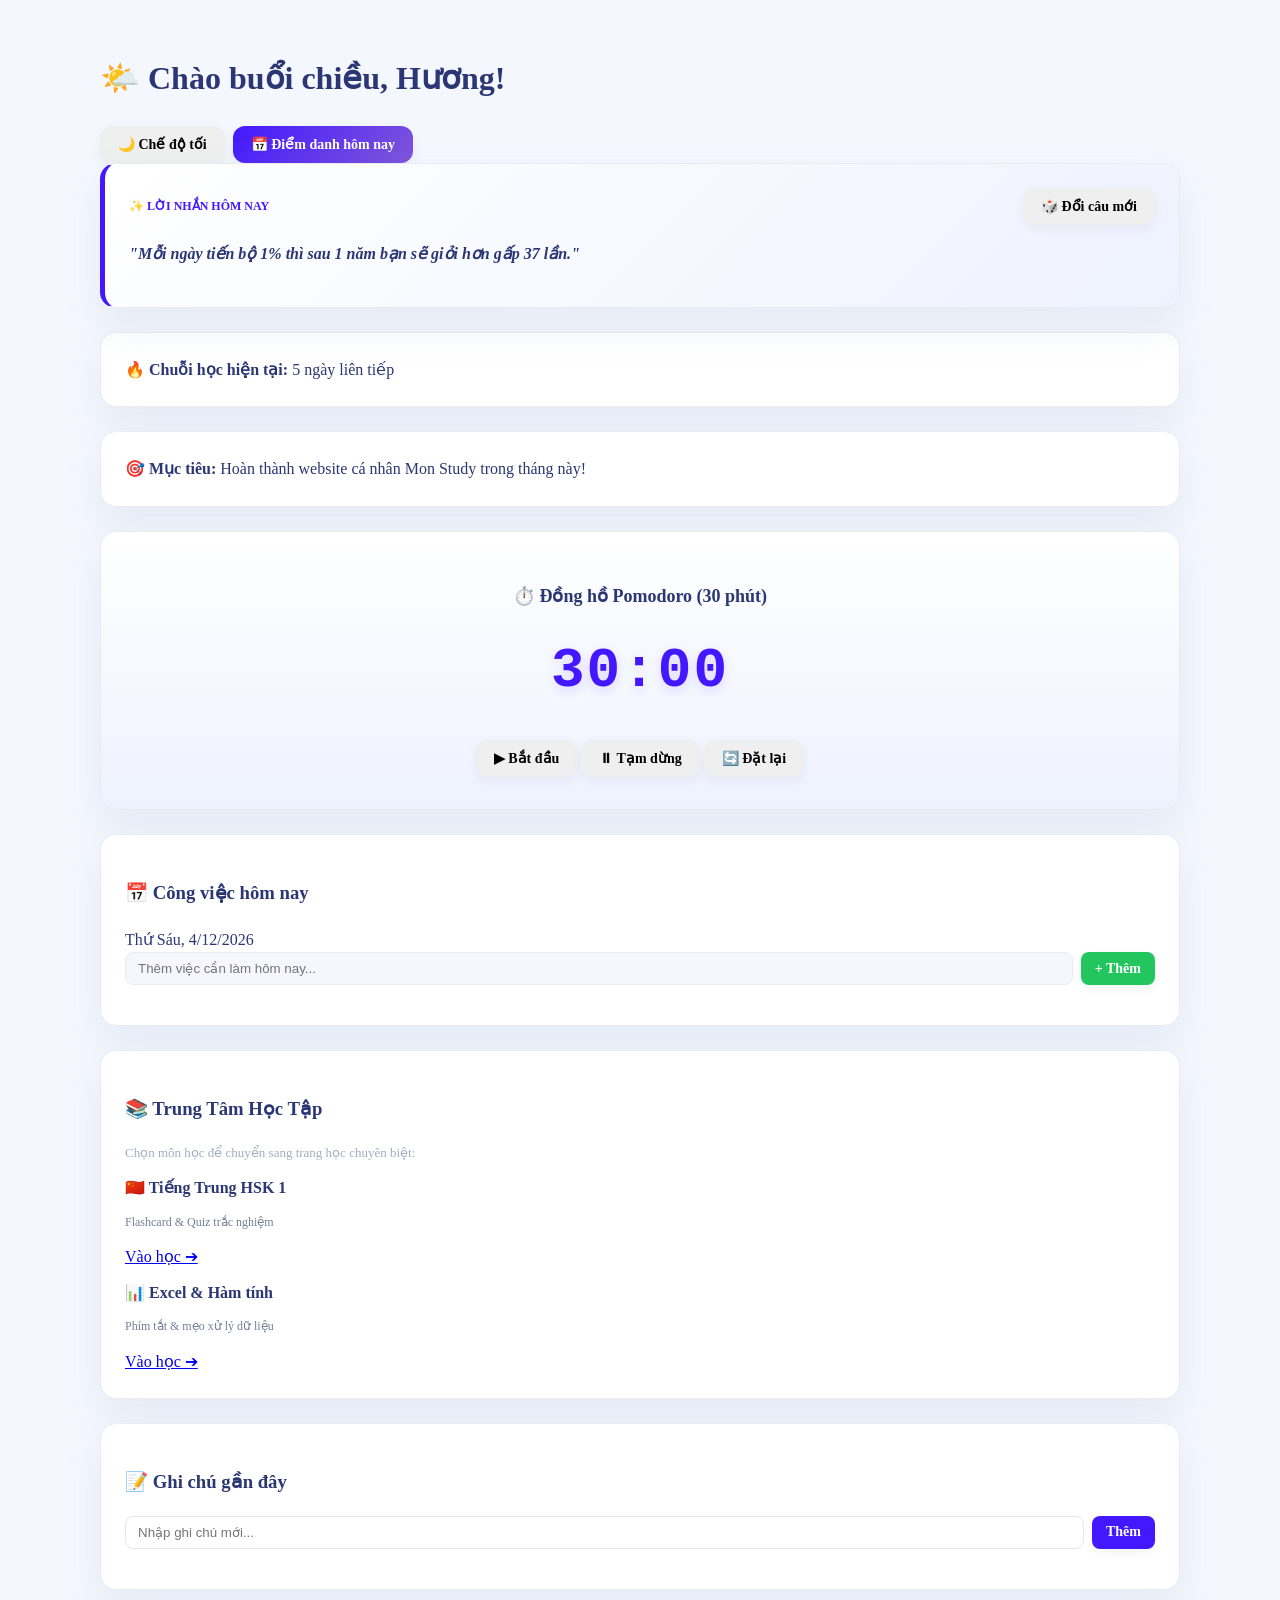
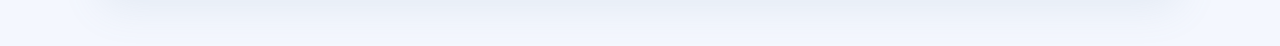
<file: index.html>
<!DOCTYPE html>
<html lang="vi">
<head>
  <meta charset="UTF-8">
  <meta name="viewport" content="width=device-width, initial-scale=1.0">
  <title>MON STUDY</title>
  <link rel="stylesheet" href="style.css">
</head>
<body>

  <div class="container">
    <!-- 1. Đầu trang -->
    <div class="header">
      <h1 id="greeting">☀️ Chào buổi sáng, Hương!</h1>
      <div style="display: flex; gap: 8px;">
        <button id="themeToggleBtn" class="theme-btn">🌙 Chế độ tối</button>
        <button class="checkin-btn">📅 Điểm danh hôm nay</button>
      </div>
    </div>
<!-- 1.5 Trích dẫn truyền cảm hứng -->
    <div class="card quote-card">
      <div style="display: flex; justify-content: space-between; align-items: center; margin-bottom: 6px;">
        <span style="font-size: 12px; font-weight: bold; color: #4318ff; text-transform: uppercase;">✨ Lời nhắn hôm nay</span>
        <button id="newQuoteBtn" class="quote-btn">🎲 Đổi câu mới</button>
      </div>
      <p id="quoteText" class="quote-text">"Hành trình vạn dặm bắt đầu từ một bước chân."</p>
    </div>
    <!-- 2. Chuỗi học -->
    <div class="card streak-card">
      🔥 <strong>Chuỗi học hiện tại:</strong> 5 ngày liên tiếp
    </div>

    <!-- 3. Mục tiêu -->
    <div class="card target-card">
      🎯 <strong>Mục tiêu:</strong> Hoàn thành website cá nhân Mon Study trong tháng này!
    </div>

    <!-- 3.5 Đồng hồ Pomodoro -->
    <div class="card pomodoro-card">
      <h3>⏱️ Đồng hồ Pomodoro (30 phút)</h3>
      <div class="timer-display" id="timer">30:00</div>
      <div class="timer-controls">
        <button id="startTimerBtn" class="pomo-btn start">▶ Bắt đầu</button>
        <button id="pauseTimerBtn" class="pomo-btn pause">⏸ Tạm dừng</button>
        <button id="resetTimerBtn" class="pomo-btn reset">🔄 Đặt lại</button>
      </div>
    </div>
<!-- 3.6 Lịch & Công việc trong ngày -->
    <div class="card planner-card">
      <div class="planner-header">
        <h3>📅 Công việc hôm nay</h3>
        <span id="currentDate" class="date-badge">Đang tải ngày...</span>
      </div>
      
      <div style="display: flex; gap: 8px; margin-bottom: 12px;">
        <input type="text" id="taskInput" placeholder="Thêm việc cần làm hôm nay..." style="flex: 1; padding: 8px 12px; border: 1px solid var(--border-color); border-radius: 8px; outline: none; background: var(--bg-color); color: var(--text-color);">
        <button id="addTaskBtn" style="background: #22c55e; color: white; border: none; padding: 8px 14px; border-radius: 8px; font-weight: 600; cursor: pointer;">+ Thêm</button>
      </div>

      <ul class="task-list" id="taskList"></ul>
    </div>
   <!-- 4. Danh Sách Môn Học -->
    <div class="card">
      <h3>📚 Trung Tâm Học Tập</h3>
      <p style="font-size: 13px; color: #a0aec0; margin-bottom: 12px;">Chọn môn học để chuyển sang trang học chuyên biệt:</p>
      
      <div class="subject-hub-list">
        <!-- Môn Tiếng Trung -->
        <div class="hub-item">
          <div>
            <strong>🇨🇳 Tiếng Trung HSK 1</strong>
            <p style="font-size: 12px; color: #718096;">Flashcard & Quiz trắc nghiệm</p>
          </div>
          <a href="tiengtrung.html" class="hub-link-btn">Vào học ➔</a>
        </div>

        <!-- Môn Excel -->
        <div class="hub-item" style="margin-top: 10px;">
          <div>
            <strong>📊 Excel & Hàm tính</strong>
            <p style="font-size: 12px; color: #718096;">Phím tắt & mẹo xử lý dữ liệu</p>
          </div>
          <a href="excel.html" class="hub-link-btn">Vào học ➔</a>
        </div>
      </div>
    </div>
    <!-- 5. Ghi chú -->
    <div class="card">
      <h3>📝 Ghi chú gần đây</h3>
      
      <div style="display: flex; gap: 8px; margin-bottom: 15px;">
        <input type="text" id="noteInput" placeholder="Nhập ghi chú mới..." style="flex: 1; padding: 8px 12px; border: 1px solid #e2e8f0; border-radius: 8px; outline: none;">
        <button id="addNoteBtn" style="background: #4318ff; color: white; border: none; padding: 8px 14px; border-radius: 8px; font-weight: 600; cursor: pointer;">Thêm</button>
      </div>

      <ul class="notes-list" id="notesList"></ul>
    </div>

  </div>

  <script src="script.js"></script>
</body>
</html>
</file>
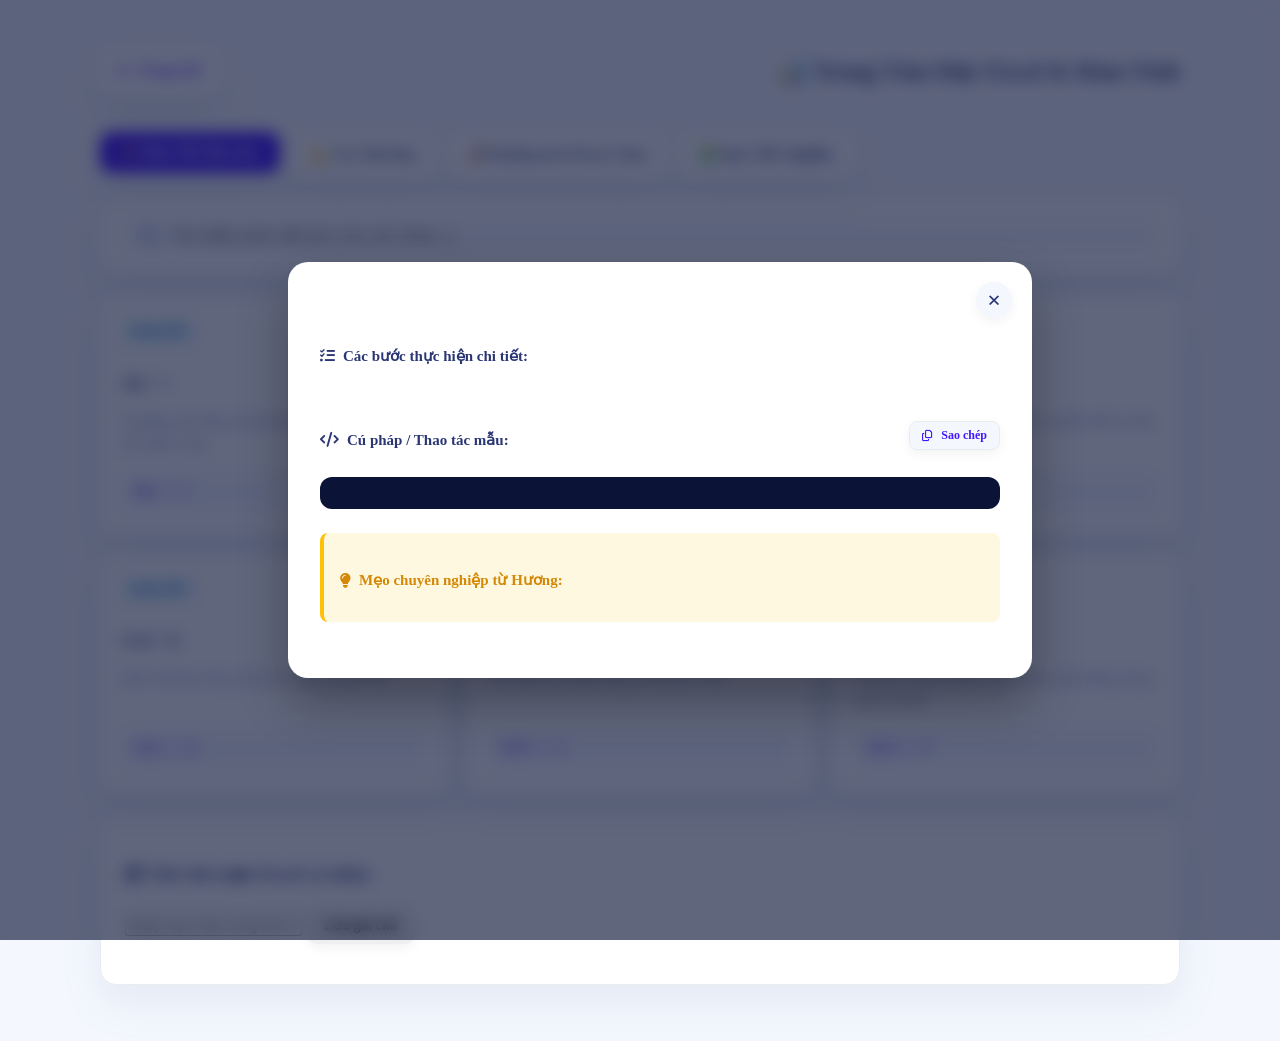
<file: excel.html>
<!DOCTYPE html>
<html lang="vi">
<head>
  <meta charset="UTF-8">
  <meta name="viewport" content="width=device-width, initial-scale=1.0">
  <title>Học Excel & Hàm Tính</title>
  <link rel="stylesheet" href="style.css">
  <link rel="stylesheet" href="https://cdnjs.cloudflare.com/ajax/libs/font-awesome/6.4.0/css/all.min.css">
</head>
<body>

  <div class="container" id="excelPage">
    <!-- Header Điều Hướng -->
    <header class="header-nav">
      <a href="index.html" class="btn-back"><i class="fa-solid fa-arrow-left"></i> Trang chủ</a>
      <h2>📊 Trung Tâm Học Excel & Hàm Tính</h2>
    </header>

    <!-- Thanh Chuyển Tab Chức Năng -->
    <div class="excel-tabs">
      <button class="excel-tab-btn active" onclick="switchExcelTab(event, 'shortcuts')">⚡ Phím Tắt Mẹo Hay</button>
      <button class="excel-tab-btn" onclick="switchExcelTab(event, 'formulas')">📐 Tra Cứu Hàm</button>
      <button class="excel-tab-btn" onclick="switchExcelTab(event, 'advanced')">🚀 Dashboard & Power Tools</button>
      <button class="excel-tab-btn" onclick="switchExcelTab(event, 'quiz')">🧩 Quiz Trắc Nghiệm</button>
    </div>

    <!-- TAB 1: PHÍM TẮT -->
    <section id="tab-shortcuts" class="excel-section active">
      <div class="card search-card">
        <div class="search-input-wrapper">
          <i class="fa-solid fa-magnifying-glass"></i>
          <input type="text" id="shortcutSearch" placeholder="Tìm kiếm phím tắt (VD: Ctrl, Alt, Filter...)" oninput="filterShortcuts()">
        </div>
      </div>
      <div class="grid-cards" id="shortcutGrid">
        <!-- JS render phím tắt tại đây -->
      </div>
    </section>

    <!-- TAB 2: TRA CỨU HÀM -->
    <section id="tab-formulas" class="excel-section">
      <div class="card search-card">
        <div class="search-input-wrapper">
          <i class="fa-solid fa-magnifying-glass"></i>
          <input type="text" id="formulaSearch" placeholder="Tìm tên hàm (VD: VLOOKUP, FILTER, UNIQUE, SUMIFS...)" oninput="filterFormulas()">
        </div>
      </div>
      <div class="grid-cards" id="formulaGrid">
        <!-- JS render hàm tại đây -->
      </div>
    </section>

    <!-- TAB 3: DASHBOARD & POWER TOOLS (NÂNG CAO) -->
    <section id="tab-advanced" class="excel-section">
      <div class="card search-card">
        <div class="search-input-wrapper">
          <i class="fa-solid fa-magnifying-glass"></i>
          <input type="text" id="advancedSearch" placeholder="Tìm kiếm Dashboard, Power Query, DAX, VBA..." oninput="filterAdvanced()">
        </div>
      </div>
      <div class="grid-cards" id="advancedGrid">
        <!-- JS render kiến thức nâng cao tại đây -->
      </div>
    </section>

    <!-- TAB 4: QUIZ TRẮC NGHIỆM EXCEL -->
    <section id="tab-quiz" class="excel-section">
      <div class="card quiz-card">
        <div class="quiz-header">
          <h3><i class="fa-solid fa-graduation-cap"></i> Kiểm tra kiến thức Excel</h3>
          <span class="quiz-score-badge">Điểm: <strong id="excelQuizScore">0</strong></span>
        </div>
        <div class="quiz-body">
          <p id="excelQuizQuestion" class="quiz-question">Đang tải câu hỏi...</p>
          <div id="excelQuizOptions" class="quiz-options-list">
            <!-- JS render các lựa chọn -->
          </div>
        </div>
      </div>
    </section>

    <!-- MỤC GHI CHÚ CÁ NHÂN -->
    <section class="card notes-section">
      <h3><i class="fa-solid fa-pen-to-square"></i> Ghi chú mẹo Excel cá nhân</h3>
      <div class="note-input-group">
        <input type="text" id="excelNoteInput" placeholder="Nhập mẹo hoặc công thức Hương cần nhớ...">
        <button onclick="addExcelNote()" class="btn-primary">Lưu ghi chú</button>
      </div>
      <ul id="excelNoteList" class="note-list">
        <!-- JS render danh sách ghi chú -->
      </ul>
    </section>
  </div>

  <!-- POPUP CỬA SỔ HỌC CHI TIẾT KỸ NĂNG NÂNG CAO -->
  <div id="advancedModal" class="modal-overlay" onclick="closeAdvancedModalOnOverlay(event)">
    <div class="modal-card">
      <button class="modal-close-btn" onclick="closeAdvancedModal()">&times;</button>
      <div class="modal-header">
        <span id="modalBadge" class="excel-badge"></span>
        <h2 id="modalTitle"></h2>
        <p id="modalDesc"></p>
      </div>
      <div class="modal-body">
        <div class="modal-section">
          <h4><i class="fa-solid fa-list-check"></i> Các bước thực hiện chi tiết:</h4>
          <ol id="modalSteps" class="steps-list"></ol>
        </div>
        <div class="modal-section" id="modalCodeSection">
          <div class="code-header">
            <h4><i class="fa-solid fa-code"></i> Cú pháp / Thao tác mẫu:</h4>
            <button class="btn-copy" onclick="copyModalCode()"><i class="fa-regular fa-copy"></i> Sao chép</button>
          </div>
          <pre id="modalCode" class="modal-code-block"></pre>
        </div>
        <div class="modal-section tip-box">
          <h4><i class="fa-solid fa-lightbulb"></i> Mẹo chuyên nghiệp từ Hương:</h4>
          <p id="modalTip"></p>
        </div>
      </div>
    </div>
  </div>

  <script src="script.js"></script>
</body>
</html>
</file>
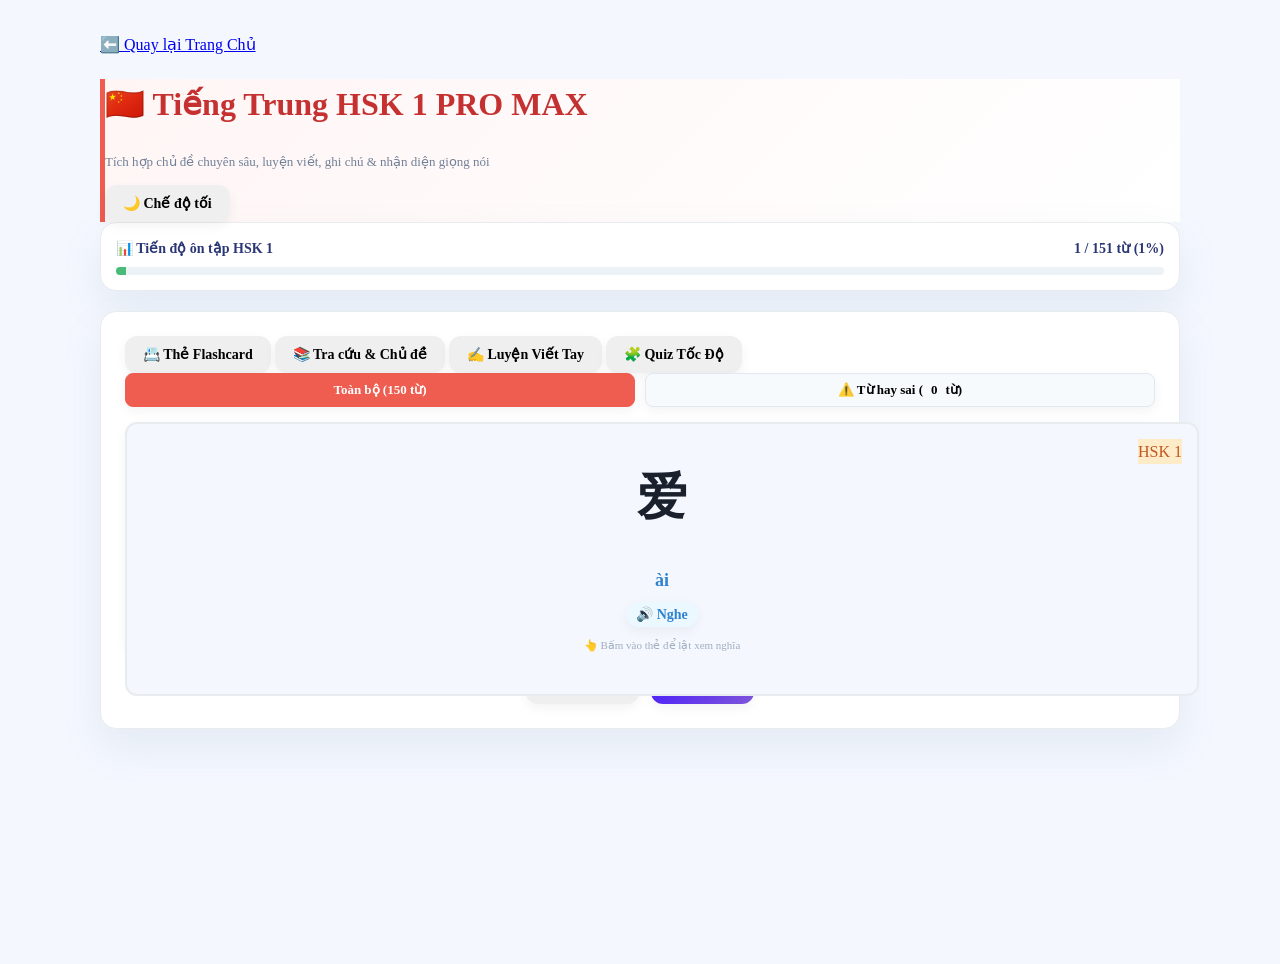
<file: tiengtrung.html>
<!DOCTYPE html>
<html lang="vi">
<head>
  <meta charset="UTF-8">
  <meta name="viewport" content="width=device-width, initial-scale=1.0">
  <title>MON STUDY - Tiếng Trung HSK 1 PRO MAX</title>
  <link rel="stylesheet" href="style.css">
  <style>
    .sub-tabs {
      display: flex;
      gap: 10px;
      margin-bottom: 15px;
      flex-wrap: wrap;
    }
    .sub-tab-btn {
      flex: 1;
      padding: 8px 12px;
      border: 1px solid #e2e8f0;
      background: #f7fafc;
      border-radius: 8px;
      font-weight: 600;
      cursor: pointer;
      transition: all 0.2s;
      font-size: 13px;
    }
    .sub-tab-btn.active {
      background: #ee5d50;
      color: white;
      border-color: #ee5d50;
    }

    /* Flashcard 3D */
    .flashcard-scene {
      perspective: 1000px;
      width: 100%;
      height: 230px;
      cursor: pointer;
      margin-bottom: 15px;
    }
    .flashcard-object {
      width: 100%;
      height: 100%;
      position: relative;
      transform-style: preserve-3d;
      transition: transform 0.6s cubic-bezier(0.4, 0.2, 0.2, 1);
      border-radius: 12px;
      box-shadow: 0 4px 12px rgba(0,0,0,0.05);
    }
    .flashcard-object.is-flipped {
      transform: rotateY(180deg);
    }
    .card-face {
      position: absolute;
      width: 100%;
      height: 100%;
      backface-visibility: hidden;
      display: flex;
      flex-direction: column;
      justify-content: center;
      align-items: center;
      border-radius: 12px;
      border: 2px solid var(--border-color, #e2e8f0);
      background: var(--bg-color, #ffffff);
      padding: 20px;
    }
    .card-face.back {
      transform: rotateY(180deg);
      background: #fff5f5;
      border-color: #feb2b2;
    }

    .filter-box {
      display: flex;
      gap: 10px;
      margin-bottom: 15px;
      flex-wrap: wrap;
    }
    .filter-input, .filter-select {
      flex: 1;
      padding: 10px 14px;
      border: 1px solid #e2e8f0;
      border-radius: 8px;
      font-size: 14px;
      outline: none;
      background: var(--bg-color, #fff);
      color: inherit;
    }
    .vocab-list-container {
      max-height: 400px;
      overflow-y: auto;
      display: flex;
      flex-direction: column;
      gap: 10px;
    }
    .vocab-item {
      display: flex;
      justify-content: space-between;
      align-items: center;
      padding: 12px 16px;
      background: #f7fafc;
      border: 1px solid #e2e8f0;
      border-radius: 8px;
      flex-wrap: wrap;
      gap: 10px;
    }

    /* Khung luyện viết Canvas */
    .writing-container {
      display: flex;
      flex-direction: column;
      align-items: center;
      background: #fff;
      padding: 20px;
      border-radius: 12px;
      border: 1px solid #e2e8f0;
      text-align: center;
    }
    .canvas-box {
      position: relative;
      width: 250px;
      height: 250px;
      border: 2px dashed #cbd5e0;
      border-radius: 12px;
      background: #fffbfb;
      margin: 15px 0;
      box-shadow: inset 0 0 10px rgba(0,0,0,0.03);
    }
    canvas {
      touch-action: none;
      cursor: crosshair;
    }
    .bg-char {
      position: absolute;
      top: 50%;
      left: 50%;
      transform: translate(-50%, -50%);
      font-size: 180px;
      color: #edf2f7;
      z-index: 0;
      user-select: none;
      font-weight: bold;
    }

    /* Ghi chú cá nhân */
    .note-box {
      margin-top: 15px;
      width: 100%;
    }
    .note-input {
      width: 100%;
      padding: 10px;
      border: 1px solid #cbd5e0;
      border-radius: 8px;
      font-size: 13px;
      resize: vertical;
      min-height: 60px;
      background: var(--bg-color, #fff);
      color: inherit;
    }

    /* Khu vực luyện nói & chấm điểm */
    .speech-box {
      margin-top: 15px;
      padding: 12px;
      background: #ebf8ff;
      border: 1px solid #bee3f8;
      border-radius: 8px;
      text-align: center;
    }
  </style>
</head>
<body>

  <div class="container">
    <a href="index.html" class="back-link">⬅️ Quay lại Trang Chủ</a>

    <div class="header" style="background: linear-gradient(135deg, #fff5f5 0%, #ffffff 100%); border-left: 5px solid #ee5d50;">
      <div>
        <h1 style="color: #c53030;">🇨🇳 Tiếng Trung HSK 1 PRO MAX</h1>
        <p style="font-size: 13px; color: #718096; margin-top: 4px;">Tích hợp chủ đề chuyên sâu, luyện viết, ghi chú & nhận diện giọng nói</p>
      </div>
      <button id="themeToggleBtn" class="theme-btn">🌙 Chế độ tối</button>
    </div>

    <!-- Thanh tiến độ -->
    <div class="card" style="padding: 15px; margin-bottom: 20px;">
      <div style="display: flex; justify-content: space-between; font-size: 14px; font-weight: 600; margin-bottom: 6px;">
        <span>📊 Tiến độ ôn tập HSK 1</span>
        <span id="progressText">0 / 150 từ (0%)</span>
      </div>
      <div style="width: 100%; height: 8px; background: #edf2f7; border-radius: 4px; overflow: hidden;">
        <div id="progressBar" style="height: 100%; width: 0%; background: #48bb78; transition: width 0.4s;"></div>
      </div>
    </div>

    <div class="card">
      <div class="mode-selector" style="flex-wrap: wrap;">
        <button id="btnModeFlashcard" class="mode-btn active" onclick="switchZhMode('flashcard')">📇 Thẻ Flashcard</button>
        <button id="btnModeList" class="mode-btn" onclick="switchZhMode('list')">📚 Tra cứu & Chủ đề</button>
        <button id="btnModeWriting" class="mode-btn" onclick="switchZhMode('writing')">✍️ Luyện Viết Tay</button>
        <button id="btnModeQuiz" class="mode-btn" onclick="switchZhMode('quiz')">🧩 Quiz Tốc Độ</button>
      </div>

      <!-- 1. Flashcard View -->
      <div id="zhFlashcardView">
        <div class="sub-tabs">
          <button class="sub-tab-btn active" id="tabAll" onclick="setCardFilter('all')">Toàn bộ (150 từ)</button>
          <button class="sub-tab-btn" id="tabMistake" onclick="setCardFilter('mistake')">⚠️ Từ hay sai (<span id="mistakeCount">0</span> từ)</button>
        </div>

        <div class="flashcard-scene" onclick="flipCard()">
          <div class="flashcard-object" id="flashcardObj">
            <div class="card-face front">
              <span class="badge" style="background: #feebc8; color: #c05621; position: absolute; top: 15px; right: 15px;">HSK 1</span>
              <h2 id="fcHanzi" style="font-size: 50px; color: #1a202c; margin: 5px 0;">你好</h2>
              <h4 id="fcFrontPinyin" style="font-size: 18px; color: #3182ce; margin-bottom: 8px;">nǐ hǎo</h4>
              <button onclick="event.stopPropagation(); speakText(currentList[currentCardIndex].hanzi)" style="background: #ebf8ff; border: none; color: #3182ce; padding: 4px 10px; border-radius: 15px; font-weight: bold; cursor: pointer;">🔊 Nghe</button>
              <p style="margin-top: 10px; color: #a0aec0; font-size: 11px;">👆 Bấm vào thẻ để lật xem nghĩa</p>
            </div>
            <div class="card-face back">
              <h3 id="fcPinyin" style="font-size: 24px; color: #3182ce; margin-bottom: 6px;">nǐ hǎo</h3>
              <p id="fcMeaning" style="font-size: 20px; color: #2d3748; font-weight: 600; text-align: center;">Xin chào</p>
              <button onclick="event.stopPropagation(); speakText(currentList[currentCardIndex].hanzi)" style="background: #fff; border: 1px solid #feb2b2; color: #c53030; padding: 4px 10px; border-radius: 15px; font-weight: bold; cursor: pointer; margin-top: 10px;">🔊 Nghe lại</button>
            </div>
          </div>
        </div>

        <div style="display: flex; gap: 12px; justify-content: center; margin-top: 15px;">
          <button class="pomo-btn reset" onclick="prevCard()">⬅️ Từ trước</button>
          <button class="checkin-btn" onclick="nextCard()">Từ tiếp ➡️</button>
        </div>
      </div>

      <!-- 2. Tra cứu & Chủ đề + Ghi chú + Đọc sửa lỗi -->
      <div id="zhListView" style="display: none;">
        <div class="filter-box">
          <input type="text" id="searchInput" class="filter-input" placeholder="🔍 Tìm kiếm chữ Hán, Pinyin hoặc Nghĩa..." oninput="filterVocabulary()">
          <select id="categorySelect" class="filter-select" onchange="filterVocabulary()">
            <option value="all">📁 Tất cả chủ đề</option>
            <option value="giao_tiep">🤝 Chào hỏi & Giao tiếp công sở</option>
            <option value="so_dem">🔢 Số đếm & Tiền tệ</option>
            <option value="gia_dinh">👨‍👩‍👧 Gia đình & Con người</option>
            <option value="do_an">🍲 Đồ ăn, Thức uống & Mua sắm</option>
            <option value="thoi_gian">⏳ Thời gian & Thời tiết</option>
            <option value="thong_dung">⚡ Động & Tính từ thông dụng</option>
          </select>
        </div>
        <div class="vocab-list-container" id="vocabListContainer"></div>
      </div>

      <!-- 3. Luyện Viết Tay View -->
      <div id="zhWritingView" style="display: none;">
        <div class="writing-container">
          <h3 style="color: #2d3748; margin-bottom: 5px;">✍️ Tập viết chữ Hán theo mẫu</h3>
          <p style="font-size: 13px; color: #718096;">Dùng chuột hoặc ngón tay viết đè lên khung chữ mờ bên dưới</p>
          
          <div style="display: flex; align-items: center; gap: 15px; margin-top: 10px;">
            <button class="pomo-btn reset" onclick="prevWritingChar()">⬅️ Từ trước</button>
            <span id="writingCharTitle" style="font-size: 20px; font-weight: bold; color: #c53030;">你好 - nǐ hǎo</span>
            <button class="checkin-btn" onclick="nextWritingChar()">Từ tiếp ➡️</button>
          </div>

          <div class="canvas-box">
            <div id="bgCharDisplay" class="bg-char">你</div>
            <canvas id="drawCanvas" width="250" height="250"></canvas>
          </div>

          <div style="display: flex; gap: 10px;">
            <button class="pomo-btn reset" onclick="clearCanvas()">🗑️ Xóa viết lại</button>
            <button class="checkin-btn" onclick="speakText(writingData[currentWritingIndex].hanzi)">🔊 Nghe phát âm</button>
          </div>
        </div>
      </div>

      <!-- 4. Quiz View -->
      <div id="zhQuizView" style="display: none;">
        <div class="quiz-card" style="background: var(--bg-color, #fff); padding: 20px; border-radius: 12px; border: 1px solid var(--border-color, #e2e8f0); text-align: center;">
          <div class="quiz-header" style="display: flex; justify-content: space-between; align-items: center; font-size: 14px; font-weight: 600; margin-bottom: 10px;">
            <span id="gameTimer" style="color: #e53e3e; font-size: 15px; font-weight: bold;">⏱️ Thời gian: 60s</span>
            <div>
              <span id="highScore" class="badge" style="background: #feebc8; color: #c05621; padding: 4px 10px; border-radius: 6px; margin-right: 5px;">👑 Kỷ lục: 0</span>
              <span id="quizScore" class="badge" style="background: #c6f6d5; color: #22543d; padding: 4px 10px; border-radius: 6px;">Điểm: 0</span>
            </div>
          </div>

          <div style="width: 100%; height: 6px; background: #edf2f7; border-radius: 3px; overflow: hidden; margin-top: 5px;">
            <div id="questionBar" style="height: 100%; width: 100%; background: #ee5d50; transition: width 0.1s linear;"></div>
          </div>

          <h2 id="quizWord" style="font-size: 42px; margin: 15px 0; color: #1a202c; cursor: pointer;" onclick="speakText(this.innerText)" title="Bấm để nghe">你好 🔊</h2>
          <div id="quizOptions" style="display: flex; flex-direction: column; gap: 10px; margin-top: 20px;"></div>

          <button id="btnRestartQuiz" class="checkin-btn" style="margin-top: 20px; display: none;" onclick="startQuizGame()">🔄 Chơi lại lượt mới</button>
        </div>
      </div>
    </div>

  </div>

  <script>
    const hsk1Data = [
      { hanzi: "爱", pinyin: "ài", meaning: "Yêu, thích", cat: "thong_dung" },
      { hanzi: "八", pinyin: "bā", meaning: "Số 8", cat: "so_dem" },
      { hanzi: "爸爸", pinyin: "bàba", meaning: "Bố, ba", cat: "gia_dinh" },
      { hanzi: "杯子", pinyin: "bēizi", meaning: "Cái cốc, ly", cat: "do_an" },
      { hanzi: "北京", pinyin: "Běijīng", meaning: "Bắc Kinh", cat: "giao_tiep" },
      { hanzi: "本", pinyin: "běn", meaning: "Cuốn, quyển (lượng từ)", cat: "thong_dung" },
      { hanzi: "不客气", pinyin: "bú kèqi", meaning: "Không có gì, đừng khách khí", cat: "giao_tiep" },
      { hanzi: "不", pinyin: "bù", meaning: "Không", cat: "thong_dung" },
      { hanzi: "菜", pinyin: "cài", meaning: "Món ăn, rau", cat: "do_an" },
      { hanzi: "茶", pinyin: "chá", meaning: "Trà", cat: "do_an" },
      { hanzi: "吃", pinyin: "chī", meaning: "Ăn", cat: "do_an" },
      { hanzi: "出租车", pinyin: "chūzūchē", meaning: "Xe taxi", cat: "do_an" },
      { hanzi: "打电话", pinyin: "dǎ diànhuà", meaning: "Gọi điện thoại", cat: "giao_tiep" },
      { hanzi: "大", pinyin: "dà", meaning: "To, lớn", cat: "thong_dung" },
      { hanzi: "的", pinyin: "de", meaning: "Của (trợ từ)", cat: "thong_dung" },
      { hanzi: "点", pinyin: "diǎn", meaning: "Giờ, điểm", cat: "thoi_gian" },
      { hanzi: "电脑", pinyin: "diànnǎo", meaning: "Máy tính", cat: "thong_dung" },
      { hanzi: "电视", pinyin: "diànshì", meaning: "Tivi", cat: "thong_dung" },
      { hanzi: "电影", pinyin: "diànyǐng", meaning: "Phim ảnh", cat: "thong_dung" },
      { hanzi: "东西", pinyin: "dōngxi", meaning: "Đồ đạc, vật dụng", cat: "do_an" },
      { hanzi: "都", pinyin: "dōu", meaning: "Đều", cat: "thong_dung" },
      { hanzi: "读", pinyin: "dú", meaning: "Đọc", cat: "thong_dung" },
      { hanzi: "对不起", pinyin: "duìbuqǐ", meaning: "Xin lỗi", cat: "giao_tiep" },
      { hanzi: "多", pinyin: "duō", meaning: "Nhiều", cat: "thong_dung" },
      { hanzi: "多少", pinyin: "duōshao", meaning: "Bao nhiêu", cat: "so_dem" },
      { hanzi: "儿子", pinyin: "érzi", meaning: "Con trai", cat: "gia_dinh" },
      { hanzi: "二", pinyin: "èr", meaning: "Số 2", cat: "so_dem" },
      { hanzi: "饭店", pinyin: "fàndiàn", meaning: "Nhà hàng, khách sạn", cat: "do_an" },
      { hanzi: "飞机", pinyin: "fēijī", meaning: "Máy bay", cat: "thong_dung" },
      { hanzi: "分钟", pinyin: "fēnzhōng", meaning: "Phút", cat: "thoi_gian" },
      { hanzi: "高兴", pinyin: "gāoxìng", meaning: "Vui vẻ, vui mừng", cat: "thong_dung" },
      { hanzi: "个", pinyin: "gè", meaning: "Cái, người (lượng từ)", cat: "thong_dung" },
      { hanzi: "工作", pinyin: "gōngzuò", meaning: "Làm việc, công việc", cat: "giao_tiep" },
      { hanzi: "狗", pinyin: "gǒu", meaning: "Con chó", cat: "gia_dinh" },
      { hanzi: "汉语", pinyin: "Hànyǔ", meaning: "Tiếng Trung", cat: "giao_tiep" },
      { hanzi: "好", pinyin: "hǎo", meaning: "Tốt, hay, khỏe", cat: "thong_dung" },
      { hanzi: "号", pinyin: "hào", meaning: "Ngày, số", cat: "thoi_gian" },
      { hanzi: "喝", pinyin: "hē", meaning: "Uống", cat: "do_an" },
      { hanzi: "和", pinyin: "hé", meaning: "Và, cùng với", cat: "thong_dung" },
      { hanzi: "很", pinyin: "hěn", meaning: "Rất", cat: "thong_dung" },
      { hanzi: "后面", pinyin: "hòumiàn", meaning: "Phía sau", cat: "thong_dung" },
      { hanzi: "回", pinyin: "huí", meaning: "Về, quay lại", cat: "thong_dung" },
      { hanzi: "会", pinyin: "huì", meaning: "Biết, có thể", cat: "thong_dung" },
      { hanzi: "几", pinyin: "jǐ", meaning: "Mấy", cat: "so_dem" },
      { hanzi: "家", pinyin: "jiā", meaning: "Nhà, gia đình", cat: "gia_dinh" },
      { hanzi: "叫", pinyin: "jiào", meaning: "Tên là, gọi", cat: "giao_tiep" },
      { hanzi: "今天", pinyin: "jīntiān", meaning: "Hôm nay", cat: "thoi_gian" },
      { hanzi: "九", pinyin: "jiǔ", meaning: "Số 9", cat: "so_dem" },
      { hanzi: "开", pinyin: "kāi", meaning: "Mở, lái xe", cat: "thong_dung" },
      { hanzi: "看", pinyin: "kàn", meaning: "Xem, nhìn, đọc", cat: "thong_dung" },
      { hanzi: "看见", pinyin: "kànjiàn", meaning: "Nhìn thấy", cat: "thong_dung" },
      { hanzi: "块", pinyin: "kuài", meaning: "Đồng (tiền), cục, miếng", cat: "so_dem" },
      { hanzi: "来", pinyin: "lái", meaning: "Đến, tới", cat: "thong_dung" },
      { hanzi: "老师", pinyin: "lǎoshī", meaning: "Thầy/cô giáo", cat: "gia_dinh" },
      { hanzi: "了", pinyin: "le", meaning: "Rồi (trợ từ)", cat: "thong_dung" },
      { hanzi: "冷", pinyin: "lěng", meaning: "Lạnh", cat: "thoi_gian" },
      { hanzi: "里", pinyin: "lǐ", meaning: "Bên trong", cat: "thong_dung" },
      { hanzi: "六", pinyin: "liù", meaning: "Số 6", cat: "so_dem" },
      { hanzi: "妈妈", pinyin: "māma", meaning: "Mẹ", cat: "gia_dinh" },
      { hanzi: "吗", pinyin: "ma", meaning: "Không? (trợ từ nghi vấn)", cat: "giao_tiep" },
      { hanzi: "买", pinyin: "mǎi", meaning: "Mua", cat: "do_an" },
      { hanzi: "慢", pinyin: "màn", meaning: "Chậm", cat: "thong_dung" },
      { hanzi: "忙", pinyin: "máng", meaning: "Bận rộn", cat: "thong_dung" },
      { hanzi: "猫", pinyin: "māo", meaning: "Con mèo", cat: "gia_dinh" },
      { hanzi: "没关系", pinyin: "méi guānxi", meaning: "Không sao cả", cat: "giao_tiep" },
      { hanzi: "没有", pinyin: "méiyǒu", meaning: "Không có", cat: "thong_dung" },
      { hanzi: "米饭", pinyin: "mǐfàn", meaning: "Cơm", cat: "do_an" },
      { hanzi: "明天", pinyin: "míngtiān", meaning: "Ngày mai", cat: "thoi_gian" },
      { hanzi: "名字", pinyin: "míngzi", meaning: "Tên", cat: "giao_tiep" },
      { hanzi: "哪", pinyin: "nǎ", meaning: "Nào, ở đâu", cat: "thong_dung" },
      { hanzi: "哪儿", pinyin: "nǎr", meaning: "Đâu, chỗ nào", cat: "thong_dung" },
      { hanzi: "那", pinyin: "nà", meaning: "Kia, đó", cat: "thong_dung" },
      { hanzi: "呢", pinyin: "ne", meaning: "Thế còn...?", cat: "giao_tiep" },
      { hanzi: "能", pinyin: "néng", meaning: "Có thể", cat: "thong_dung" },
      { hanzi: "你", pinyin: "nǐ", meaning: "Bạn, anh, chị...", cat: "giao_tiep" },
      { hanzi: "年", pinyin: "nián", meaning: "Năm", cat: "thoi_gian" },
      { hanzi: "女儿", pinyin: "nǚ'ér", meaning: "Con gái", cat: "gia_dinh" },
      { hanzi: "朋友", pinyin: "péngyou", meaning: "Bạn bè", cat: "gia_dinh" },
      { hanzi: "漂亮", pinyin: "piàoliang", meaning: "Đẹp, xinh đẹp", cat: "thong_dung" },
      { hanzi: "苹果", pinyin: "píngguǒ", meaning: "Quả táo", cat: "do_an" },
      { hanzi: "七", pinyin: "qī", meaning: "Số 7", cat: "so_dem" },
      { hanzi: "钱", pinyin: "qián", meaning: "Tiền", cat: "so_dem" },
      { hanzi: "前面", pinyin: "qiánmiàn", meaning: "Phía trước", cat: "thong_dung" },
      { hanzi: "请", pinyin: "qǐng", meaning: "Mời, xin", cat: "giao_tiep" },
      { hanzi: "去", pinyin: "qù", meaning: "Đi", cat: "thong_dung" },
      { hanzi: "热", pinyin: "rè", meaning: "Nóng", cat: "thoi_gian" },
      { hanzi: "人", pinyin: "rén", meaning: "Người", cat: "gia_dinh" },
      { hanzi: "认识", pinyin: "rènshi", meaning: "Quen biết", cat: "giao_tiep" },
      { hanzi: "三", pinyin: "sān", meaning: "Số 3", cat: "so_dem" },
      { hanzi: "商店", pinyin: "shāngdiàn", meaning: "Cửa hàng", cat: "do_an" },
      { hanzi: "上", pinyin: "shàng", meaning: "Trên, lên", cat: "thong_dung" },
      { hanzi: "上午", pinyin: "shàngwǔ", meaning: "Buổi sáng", cat: "thoi_gian" },
      { hanzi: "少", pinyin: "shǎo", meaning: "Ít", cat: "thong_dung" },
      { hanzi: "谁", pinyin: "shéi", meaning: "Ai", cat: "giao_tiep" },
      { hanzi: "什么", pinyin: "shénme", meaning: "Cái gì, gì", cat: "giao_tiep" },
      { hanzi: "十", pinyin: "shí", meaning: "Số 10", cat: "so_dem" },
      { hanzi: "時候", pinyin: "shíhou", meaning: "Lúc, khi", cat: "thoi_gian" },
      { hanzi: "是", pinyin: "shì", meaning: "Là, đúng", cat: "thong_dung" },
      { hanzi: "书", pinyin: "shū", meaning: "Sách", cat: "thong_dung" },
      { hanzi: "水", pinyin: "shuǐ", meaning: "Nước", cat: "do_an" },
      { hanzi: "水果", pinyin: "shuǐguǒ", meaning: "Trái cây", cat: "do_an" },
      { hanzi: "睡觉", pinyin: "shuìjiào", meaning: "Đi ngủ", cat: "thong_dung" },
      { hanzi: "说话", pinyin: "shuōhuà", meaning: "Nói chuyện", cat: "giao_tiep" },
      { hanzi: "四", pinyin: "sì", meaning: "Số 4", cat: "so_dem" },
      { hanzi: "岁", pinyin: "suì", meaning: "Tuổi", cat: "so_dem" },
      { hanzi: "他", pinyin: "tā", meaning: "Anh ấy, cậu ấy", cat: "gia_dinh" },
      { hanzi: "她", pinyin: "tā", meaning: "Cô ấy", cat: "gia_dinh" },
      { hanzi: "太", pinyin: "tài", meaning: "Quá, lắm", cat: "thong_dung" },
      { hanzi: "天气", pinyin: "tiānqì", meaning: "Thời tiết", cat: "thoi_gian" },
      { hanzi: "听", pinyin: "tīng", meaning: "Nghe", cat: "thong_dung" },
      { hanzi: "同学", pinyin: "tóngxué", meaning: "Bạn học", cat: "gia_dinh" },
      { hanzi: "喂", pinyin: "wèi", meaning: "Alo, này", cat: "giao_tiep" },
      { hanzi: "我", pinyin: "wǒ", meaning: "Tôi, ta", cat: "giao_tiep" },
      { hanzi: "我们", pinyin: "wǒmen", meaning: "Chúng tôi", cat: "giao_tiep" },
      { hanzi: "五", pinyin: "wǔ", meaning: "Số 5", cat: "so_dem" },
      { hanzi: "喜欢", pinyin: "xǐhuan", meaning: "Thích", cat: "thong_dung" },
      { hanzi: "下", pinyin: "xià", meaning: "Dưới, xuống", cat: "thong_dung" },
      { hanzi: "下午", pinyin: "xiàwǔ", meaning: "Buổi chiều", cat: "thoi_gian" },
      { hanzi: "下雨", pinyin: "xiàyǔ", meaning: "Mưa", cat: "thoi_gian" },
      { hanzi: "先生", pinyin: "xiānsheng", meaning: "Ngài, ông, chồng", cat: "gia_dinh" },
      { hanzi: "现在", pinyin: "xiànzài", meaning: "Bây giờ", cat: "thoi_gian" },
      { hanzi: "想", pinyin: "xiǎng", meaning: "Muốn, nhớ", cat: "thong_dung" },
      { hanzi: "小", pinyin: "xiǎo", meaning: "Nhỏ, bé", cat: "thong_dung" },
      { hanzi: "小姐", pinyin: "xiǎojiě", meaning: "Cô gái, tiểu thư", cat: "gia_dinh" },
      { hanzi: "些", pinyin: "xiē", meaning: "Một vài", cat: "thong_dung" },
      { hanzi: "写", pinyin: "xiě", meaning: "Viết", cat: "thong_dung" },
      { hanzi: "谢谢", pinyin: "xièxie", meaning: "Cảm ơn", cat: "giao_tiep" },
      { hanzi: "星期", pinyin: "xīngqī", meaning: "Tuần, thứ", cat: "thoi_gian" },
      { hanzi: "学生", pinyin: "xuésheng", meaning: "Học sinh", cat: "gia_dinh" },
      { hanzi: "学习", pinyin: "xuéxí", meaning: "Học tập", cat: "thong_dung" },
      { hanzi: "学校", pinyin: "xuéxiào", meaning: "Trường học", cat: "thong_dung" },
      { hanzi: "一", pinyin: "yī", meaning: "Số 1", cat: "so_dem" },
      { hanzi: "衣服", pinyin: "yīfu", meaning: "Quần áo", cat: "do_an" },
      { hanzi: "医生", pinyin: "yīshēng", meaning: "Bác sĩ", cat: "gia_dinh" },
      { hanzi: "医院", pinyin: "yīyuàn", meaning: "Bệnh viện", cat: "thong_dung" },
      { hanzi: "椅子", pinyin: "yǐzi", meaning: "Cái ghế", cat: "thong_dung" },
      { hanzi: "有", pinyin: "yǒu", meaning: "Có", cat: "thong_dung" },
      { hanzi: "月", pinyin: "yuè", meaning: "Tháng", cat: "thoi_gian" },
      { hanzi: "再见", pinyin: "zàijiàn", meaning: "Tạm biệt", cat: "giao_tiep" },
      { hanzi: "在", pinyin: "zài", meaning: "Ở, tại", cat: "thong_dung" },
      { hanzi: "怎么", pinyin: "zěnme", meaning: "Như thế nào", cat: "giao_tiep" },
      { hanzi: "怎么样", pinyin: "zěnmeyàng", meaning: "Thế nào", cat: "giao_tiep" },
      { hanzi: "这", pinyin: "zhè", meaning: "Này, đây", cat: "thong_dung" },
      { hanzi: "中国", pinyin: "Zhōngguó", meaning: "Trung Quốc", cat: "giao_tiep" },
      { hanzi: "中午", pinyin: "zhōngwǔ", meaning: "Buổi trưa", cat: "thoi_gian" },
      { hanzi: "住", pinyin: "zhù", meaning: "Ở, cư trú", cat: "thong_dung" },
      { hanzi: "桌子", pinyin: "zhuōzi", meaning: "Cái bàn", cat: "thong_dung" },
      { hanzi: "字", pinyin: "zì", meaning: "Chữ", cat: "thong_dung" },
      { hanzi: "昨天", pinyin: "zuótiān", meaning: "Hôm qua", cat: "thoi_gian" },
      { hanzi: "坐", pinyin: "zuò", meaning: "Ngồi", cat: "thong_dung" },
      { hanzi: "做", pinyin: "zuò", meaning: "Làm", cat: "thong_dung" }
    ];

    let mistakes = JSON.parse(localStorage.getItem('hsk1_mistakes')) || [];
    let learnedWords = JSON.parse(localStorage.getItem('hsk1_learned')) || [];
    let notesData = JSON.parse(localStorage.getItem('hsk1_notes')) || {};
    let currentCardIndex = 0;
    let cardFilterMode = 'all';
    let currentList = [...hsk1Data];

    let writingData = [...hsk1Data];
    let currentWritingIndex = 0;

    function speakText(text) {
      if ('speechSynthesis' in window) {
        window.speechSynthesis.cancel();
        const cleanText = text.replace('🔊', '').trim();
        const utterance = new SpeechSynthesisUtterance(cleanText);
        utterance.lang = 'zh-CN';
        utterance.rate = 0.9;
        window.speechSynthesis.speak(utterance);
      }
    }

    // Chức năng nhận diện giọng nói (Speech-to-Text) chấm điểm phát âm
    function startSpeechRecognition(targetHanzi, targetPinyin, resultElemId) {
      const SpeechRecognition = window.SpeechRecognition || window.webkitSpeechRecognition;
      if (!SpeechRecognition) {
        alert("Trình duyệt của bạn không hỗ trợ nhận diện giọng nói. Hãy dùng Google Chrome nhé!");
        return;
      }

      const recognition = new SpeechRecognition();
      recognition.lang = 'zh-CN';
      recognition.interimResults = false;
      recognition.maxAlternatives = 1;

      const resElem = document.getElementById(resultElemId);
      resElem.innerHTML = "🎙️ Đang nghe bạn đọc... Hãy nói to rõ!";
      resElem.style.color = "#3182ce";

      recognition.onresult = function(event) {
        const spokenText = event.results[0][0].transcript.trim();
        // Kiểm tra xem từ nói có khớp với chữ Hán mục tiêu không (hoặc có chứa từ đó)
        if (spokenText.includes(targetHanzi) || targetHanzi.includes(spokenText)) {
          resElem.innerHTML = `✅ Chuẩn xác! Bạn vừa đọc: "${spokenText}"`;
          resElem.style.color = "#38a169";
        } else {
          resElem.innerHTML = `❌ Chưa đúng lắm. Bạn đọc là: "${spokenText}" (Gợi ý: ${targetHanzi} - ${targetPinyin})`;
          resElem.style.color = "#e53e3e";
        }
      };

      recognition.onerror = function(event) {
        resElem.innerHTML = "⚠️ Không nhận diện được âm thanh. Hãy thử lại!";
        resElem.style.color = "#d69e2e";
      };

      recognition.start();
    }

    function updateProgressUI() {
      const total = hsk1Data.length;
      const count = learnedWords.length;
      const percent = Math.round((count / total) * 100);
      document.getElementById('progressText').innerText = `${count} / ${total} từ (${percent}%)`;
      document.getElementById('progressBar').style.width = `${percent}%`;
      document.getElementById('mistakeCount').innerText = mistakes.length;
    }

    function switchZhMode(mode) {
      document.getElementById('btnModeFlashcard').classList.toggle('active', mode === 'flashcard');
      document.getElementById('btnModeList').classList.toggle('active', mode === 'list');
      document.getElementById('btnModeWriting').classList.toggle('active', mode === 'writing');
      document.getElementById('btnModeQuiz').classList.toggle('active', mode === 'quiz');

      document.getElementById('zhFlashcardView').style.display = mode === 'flashcard' ? 'block' : 'none';
      document.getElementById('zhListView').style.display = mode === 'list' ? 'block' : 'none';
      document.getElementById('zhWritingView').style.display = mode === 'writing' ? 'block' : 'none';
      document.getElementById('zhQuizView').style.display = mode === 'quiz' ? 'block' : 'none';

      if (mode === 'quiz') {
        startQuizGame();
      } else {
        stopAllTimers();
        if(mode === 'list') renderVocabularyList(hsk1Data);
        if(mode === 'writing') initCanvas();
      }
    }

    function setCardFilter(mode) {
      cardFilterMode = mode;
      document.getElementById('tabAll').classList.toggle('active', mode === 'all');
      document.getElementById('tabMistake').classList.toggle('active', mode === 'mistake');

      if (mode === 'mistake') {
        currentList = hsk1Data.filter(item => mistakes.includes(item.hanzi));
        if (currentList.length === 0) {
          alert("Tuyệt vời! Hiện không có từ nào trong danh sách hay sai cả.");
          currentList = [...hsk1Data];
          cardFilterMode = 'all';
          document.getElementById('tabAll').classList.add('active');
          document.getElementById('tabMistake').classList.remove('active');
        }
      } else {
        currentList = [...hsk1Data];
      }
      currentCardIndex = 0;
      updateFlashcard();
    }

    function updateFlashcard() {
      if (currentList.length === 0) return;
      const item = currentList[currentCardIndex];
      document.getElementById('fcHanzi').innerText = item.hanzi;
      document.getElementById('fcFrontPinyin').innerText = item.pinyin;
      document.getElementById('fcPinyin').innerText = item.pinyin;
      document.getElementById('fcMeaning').innerText = item.meaning;
      
      if (!learnedWords.includes(item.hanzi)) {
        learnedWords.push(item.hanzi);
        localStorage.setItem('hsk1_learned', JSON.stringify(learnedWords));
        updateProgressUI();
      }
      document.getElementById('flashcardObj').classList.remove('is-flipped');
    }

    function flipCard() {
      const cardObj = document.getElementById('flashcardObj');
      const isFlipped = cardObj.classList.toggle('is-flipped');
      if (isFlipped) speakText(currentList[currentCardIndex].hanzi);
    }

    function nextCard() {
      currentCardIndex = (currentCardIndex + 1) % currentList.length;
      updateFlashcard();
    }

    function prevCard() {
      currentCardIndex = (currentCardIndex - 1 + currentList.length) % currentList.length;
      updateFlashcard();
    }

    function renderVocabularyList(data) {
      const container = document.getElementById('vocabListContainer');
      container.innerHTML = '';
      if (data.length === 0) {
        container.innerHTML = `<p style="text-align: center; color: #a0aec0; padding: 20px;">Không tìm thấy từ vựng phù hợp...</p>`;
        return;
      }
      data.forEach(item => {
        const userNote = notesData[item.hanzi] || '';
        const div = document.createElement('div');
        div.className = 'vocab-item';
        div.innerHTML = `
          <div style="display: flex; align-items: center; gap: 12px; flex: 1; min-width: 200px;">
            <span style="font-size: 26px; font-weight: bold; color: #c53030; min-width: 50px;">${item.hanzi}</span>
            <div>
              <div style="font-size: 14px; color: #3182ce; font-weight: bold;">${item.pinyin}</div>
              <div style="font-size: 13px; color: #2d3748;">${item.meaning}</div>
            </div>
          </div>
          <div style="display: flex; gap: 8px; align-items: center;">
            <button onclick="speakText('${item.hanzi}')" style="background: #edf2f7; border: none; padding: 6px 12px; border-radius: 6px; cursor: pointer; font-weight: bold;">🔊 Nghe</button>
            <button onclick="startSpeechRecognition('${item.hanzi}', '${item.pinyin}', 'speech-res-${item.hanzi}')" style="background: #ebf8ff; color: #2b6cb0; border: 1px solid #bee3f8; padding: 6px 12px; border-radius: 6px; cursor: pointer; font-weight: bold;">🎤 Đọc thử</button>
          </div>
          <div class="speech-box" style="width: 100%; margin-top: 5px; display: flex; justify-content: space-between; align-items: center;">
            <span id="speech-res-${item.hanzi}" style="font-size: 12px; font-weight: bold; color: #4a5568;">Bấm "Đọc thử" và nói từ này vào microphone để kiểm tra...</span>
          </div>
          <div class="note-box">
            <textarea class="note-input" placeholder="✍️ Ghi chú cá nhân, mẹo nhớ hoặc đặt câu ví dụ..." oninput="saveNote('${item.hanzi}', this.value)">${userNote}</textarea>
          </div>
        `;
        container.appendChild(div);
      });
    }

    function saveNote(hanzi, text) {
      notesData[hanzi] = text;
      localStorage.setItem('hsk1_notes', JSON.stringify(notesData));
    }

    function filterVocabulary() {
      const keyword = document.getElementById('searchInput').value.toLowerCase();
      const cat = document.getElementById('categorySelect').value;

      const filtered = hsk1Data.filter(item => {
        const matchKeyword = item.hanzi.toLowerCase().includes(keyword) || 
                             item.pinyin.toLowerCase().includes(keyword) || 
                             item.meaning.toLowerCase().includes(keyword);
        const matchCat = (cat === 'all') || (item.cat === cat);
        return matchKeyword && matchCat;
      });
      renderVocabularyList(filtered);
    }

    // Canvas Luyện viết
    let canvas, ctx, isDrawing = false;
    function initCanvas() {
      canvas = document.getElementById('drawCanvas');
      ctx = canvas.getContext('2d');
      ctx.lineWidth = 10;
      ctx.lineCap = 'round';
      ctx.strokeStyle = '#c53030';

      canvas.onmousedown = startDraw;
      canvas.onmousemove = draw;
      canvas.onmouseup = stopDraw;
      canvas.onmouseleave = stopDraw;

      canvas.ontouchstart = (e) => { startDraw(e.touches[0]); e.preventDefault(); };
      canvas.ontouchmove = (e) => { draw(e.touches[0]); e.preventDefault(); };
      canvas.ontouchend = stopDraw;

      updateWritingCharUI();
    }

    function updateWritingCharUI() {
      const item = writingData[currentWritingIndex];
      document.getElementById('writingCharTitle').innerText = `${item.hanzi} - ${item.pinyin} (${item.meaning})`;
      document.getElementById('bgCharDisplay').innerText = item.hanzi;
      clearCanvas();
    }

    function clearCanvas() {
      if(ctx) ctx.clearRect(0, 0, canvas.width, canvas.height);
    }

    function startDraw(e) {
      isDrawing = true;
      const rect = canvas.getBoundingClientRect();
      ctx.beginPath();
      ctx.moveTo(e.clientX - rect.left, e.clientY - rect.top);
    }

    function draw(e) {
      if (!isDrawing) return;
      const rect = canvas.getBoundingClientRect();
      ctx.lineTo(e.clientX - rect.left, e.clientY - rect.top);
      ctx.stroke();
    }

    function stopDraw() {
      isDrawing = false;
    }

    function nextWritingChar() {
      currentWritingIndex = (currentWritingIndex + 1) % writingData.length;
      updateWritingCharUI();
    }

    function prevWritingChar() {
      currentWritingIndex = (currentWritingIndex - 1 + writingData.length) % writingData.length;
      updateWritingCharUI();
    }

    // Quiz Tốc Độ
    let quizScore = 0;
    let highScore = localStorage.getItem('hsk1_highscore') || 0;
    let totalTime = 60;
    let totalTimer = null;
    let questionTimer = null;
    let questionTimeLeft = 5;
    let isGameOver = false;

    function stopAllTimers() {
      clearInterval(totalTimer);
      clearInterval(questionTimer);
    }

    function startQuizGame() {
      stopAllTimers();
      quizScore = 0;
      totalTime = 60;
      isGameOver = false;

      highScore = localStorage.getItem('hsk1_highscore') || 0;
      document.getElementById('highScore').innerText = `👑 Kỷ lục: ${highScore}`;
      document.getElementById('quizScore').innerText = `Điểm: 0`;
      document.getElementById('gameTimer').innerText = `⏱️ Thời gian: 60s`;
      document.getElementById('btnRestartQuiz').style.display = 'none';

      totalTimer = setInterval(() => {
        totalTime--;
        document.getElementById('gameTimer').innerText = `⏱️ Thời gian: ${totalTime}s`;
        if (totalTime <= 0) endQuizGame();
      }, 1000);

      generateQuizQuestion();
    }

    function generateQuizQuestion() {
      if (isGameOver) return;

      clearInterval(questionTimer);
      questionTimeLeft = 5;
      updateQuestionBar();

      questionTimer = setInterval(() => {
        questionTimeLeft -= 0.1;
        updateQuestionBar();
        if (questionTimeLeft <= 0) {
          clearInterval(questionTimer);
          generateQuizQuestion();
        }
      }, 100);

      const target = hsk1Data[Math.floor(Math.random() * hsk1Data.length)];
      document.getElementById('quizWord').innerText = `${target.hanzi} 🔊`;
      document.getElementById('quizWord').onclick = () => speakText(target.hanzi);

      let options = [target.meaning];
      while (options.length < 4 && options.length < hsk1Data.length) {
        let rand = hsk1Data[Math.floor(Math.random() * hsk1Data.length)].meaning;
        if (!options.includes(rand)) options.push(rand);
      }
      options.sort(() => Math.random() - 0.5);

      const optionsContainer = document.getElementById('quizOptions');
      optionsContainer.innerHTML = '';
      const labels = ['A', 'B', 'C', 'D'];

      options.forEach((opt, index) => {
        const btn = document.createElement('button');
        btn.className = 'quiz-opt-btn';
        btn.innerText = `${labels[index]}. ${opt}`;
        btn.style.cssText = "background: #f7fafc; border: 1px solid #e2e8f0; color: #2d3748; padding: 12px 16px; border-radius: 8px; cursor: pointer; font-weight: 600; font-size: 15px; text-align: left; transition: all 0.2s ease;";
        
        btn.onclick = () => {
          if (isGameOver) return;
          clearInterval(questionTimer);

          if (opt === target.meaning) {
            quizScore += 10;
            document.getElementById('quizScore').innerText = `Điểm: ${quizScore}`;
            mistakes = mistakes.filter(m => m !== target.hanzi);
          } else {
            if (!mistakes.includes(target.hanzi)) mistakes.push(target.hanzi);
          }
          localStorage.setItem('hsk1_mistakes', JSON.stringify(mistakes));
          updateProgressUI();
          generateQuizQuestion();
        };
        optionsContainer.appendChild(btn);
      });
    }

    function updateQuestionBar() {
      const percentage = (questionTimeLeft / 5) * 100;
      document.getElementById('questionBar').style.width = `${Math.max(0, percentage)}%`;
    }

    function endQuizGame() {
      stopAllTimers();
      isGameOver = true;

      let isNewRecord = false;
      if (quizScore > highScore) {
        highScore = quizScore;
        localStorage.setItem('hsk1_highscore', highScore);
        isNewRecord = true;
      }

      document.getElementById('quizWord').innerText = "🏁 HẾT GIỜ!";
      document.getElementById('quizWord').onclick = null;
      
      let resultHTML = `<p style="font-size: 18px; font-weight: bold; color: #2b6cb0;">Tổng điểm: ${quizScore} điểm</p>`;
      if (isNewRecord) {
        resultHTML += `<p style="font-size: 16px; color: #e53e3e; font-weight: bold; margin-top: 5px;">🎉 XUẤT SẮC! BẠN ĐÃ ĐẠT KỶ LỤC MỚI!</p>`;
      }
      
      document.getElementById('quizOptions').innerHTML = resultHTML;
      document.getElementById('btnRestartQuiz').style.display = 'inline-block';
      document.getElementById('questionBar').style.width = '0%';
      document.getElementById('highScore').innerText = `👑 Kỷ lục: ${highScore}`;
      updateProgressUI();
    }

    window.onload = function() {
      updateFlashcard();
      updateProgressUI();
      renderVocabularyList(hsk1Data);
    };
  </script>
</body>
</html>
</file>
<file: style.css>
/* STREAMING_CHUNK:Importing fonts and defining core design variables... */
@import url('https://fonts.googleapis.com/css2?family=Plus+Jakarta+Sans:wght@400;500;600;700;800&family=Noto+Sans+SC:wght@400;500;700&display=swap');

:root {
--primary: #4318ff;
--primary-hover: #3311cc;
--primary-light: #eef2ff;
--bg-color: #f4f7fe;
--card-bg: #ffffff;
--text-main: #2b3674;
--text-muted: #a3edda;
--text-sub: #707ebe;
--border-color: #e9ecef;
--shadow: 0px 18px 40px rgba(112, 144, 176, 0.12);
--shadow-hover: 0px 20px 30px rgba(67, 24, 255, 0.18);
--radius: 16px;

/* Status Colors */
--success: #22c55e;
--warning: #f59e0b;
--danger: #ef4444;
--chinese-red: #e63946;
--chinese-gold: #ffb703;
}

[data-theme="dark"] {
--bg-color: #0b1437;
--card-bg: #111c44;
--text-main: #ffffff;
--text-sub: #8f9bba;
--border-color: #222d5a;
--shadow: 0px 18px 40px rgba(0, 0, 0, 0.35);
--primary-light: #1b254b;
}

/* STREAMING_CHUNK:Defining global resets and typography... */

{
box-sizing: border-box;
margin: 0;
padding: 0;
font-family: 'Plus Jakarta Sans', 'Noto Sans SC', -apple-system, BlinkMacSystemFont, "Segoe UI", Roboto, sans-serif;
}

body {
background-color: var(--bg-color);
color: var(--text-main);
line-height: 1.6;
padding: 24px 16px;
transition: background-color 0.3s ease, color 0.3s ease;
min-height: 100vh;
}

.container {
max-width: 1080px;
margin: 0 auto;
}

/* STREAMING_CHUNK:Styling dashboard header and toolbar buttons... */
.dashboard-header {
margin-bottom: 28px;
display: flex;
flex-direction: column;
gap: 16px;
}

.greeting-title {
font-size: 28px;
font-weight: 800;
color: var(--text-main);
display: flex;
align-items: center;
gap: 10px;
}

.header-toolbar {
display: flex;
align-items: center;
gap: 12px;
flex-wrap: wrap;
}

/* Button UI Defaults */
button, .btn {
font-family: inherit;
border: none;
outline: none;
cursor: pointer;
border-radius: 12px;
font-weight: 700;
font-size: 14px;
padding: 10px 18px;
display: inline-flex;
align-items: center;
justify-content: center;
gap: 8px;
transition: all 0.25s cubic-bezier(0.16, 1, 0.3, 1);
box-shadow: 0 4px 12px rgba(0, 0, 0, 0.05);
}

button:hover, .btn:hover {
transform: translateY(-2px);
}

button:active, .btn:active {
transform: translateY(0);
}

.btn-theme {
background: var(--card-bg);
color: var(--text-main);
border: 1px solid var(--border-color);
box-shadow: var(--shadow);
}

.btn-theme:hover {
background: var(--primary-light);
color: var(--primary);
}

.checkin-btn {
background: linear-gradient(135deg, #4318ff, #7f56d9);
color: #ffffff;
}

.checkin-btn:hover {
box-shadow: 0 6px 20px rgba(67, 24, 255, 0.35);
}

/* STREAMING_CHUNK:Styling quote, streak, and goal cards... */
.card {
background: var(--card-bg);
border-radius: var(--radius);
padding: 24px;
box-shadow: var(--shadow);
margin-bottom: 24px;
border: 1px solid var(--border-color);
transition: transform 0.2s ease, box-shadow 0.2s ease;
}

.quote-card {
background: linear-gradient(135deg, var(--card-bg) 0%, var(--primary-light) 100%);
border-left: 5px solid var(--primary);
position: relative;
overflow: hidden;
}

.card-header-row {
display: flex;
justify-content: space-between;
align-items: center;
margin-bottom: 12px;
}

.card-subtitle {
font-size: 12px;
font-weight: 800;
letter-spacing: 0.8px;
text-transform: uppercase;
color: var(--primary);
display: flex;
align-items: center;
gap: 6px;
}

.quote-text {
font-size: 16px;
font-weight: 600;
font-style: italic;
color: var(--text-main);
line-height: 1.6;
}

.btn-secondary {
background: var(--card-bg);
color: var(--text-main);
border: 1px solid var(--border-color);
font-size: 13px;
padding: 8px 14px;
}

.btn-secondary:hover {
border-color: var(--primary);
color: var(--primary);
}

.info-card-row {
display: grid;
grid-template-columns: repeat(auto-fit, minmax(280px, 1fr));
gap: 20px;
margin-bottom: 24px;
}

.badge-pill {
display: inline-flex;
align-items: center;
gap: 6px;
padding: 6px 14px;
border-radius: 20px;
font-weight: 800;
font-size: 13px;
}

.badge-streak {
background: rgba(245, 158, 11, 0.15);
color: #d97706;
}

.badge-goal {
background: rgba(67, 24, 255, 0.12);
color: var(--primary);
}

/* STREAMING_CHUNK:Styling Pomodoro timer module... */
.pomodoro-card {
text-align: center;
padding: 32px 24px;
background: linear-gradient(180deg, var(--card-bg) 0%, var(--primary-light) 100%);
}

.pomodoro-card h3 {
font-size: 18px;
font-weight: 800;
margin-bottom: 16px;
display: flex;
align-items: center;
justify-content: center;
gap: 8px;
color: var(--text-main);
}

.timer-display {
font-size: 56px;
font-weight: 800;
font-family: 'Courier New', Courier, monospace;
color: var(--primary);
margin: 16px 0 24px;
letter-spacing: 2px;
text-shadow: 0 4px 12px rgba(67, 24, 255, 0.15);
}

.pomodoro-controls {
display: flex;
justify-content: center;
gap: 12px;
flex-wrap: wrap;
}

.btn-start {
background: var(--primary);
color: #ffffff;
padding: 12px 24px;
font-size: 15px;
}

.btn-start:hover {
background: var(--primary-hover);
box-shadow: 0 6px 20px rgba(67, 24, 255, 0.3);
}

.btn-pause {
background: var(--warning);
color: #ffffff;
padding: 12px 20px;
}

.btn-reset {
background: var(--bg-color);
color: var(--text-main);
border: 1px solid var(--border-color);
padding: 12px 20px;
}

/* STREAMING_CHUNK:Styling notes, tasks, and list items... */
.input-group {
display: flex;
gap: 10px;
margin-top: 14px;
margin-bottom: 16px;
}

.input-group input {
flex: 1;
padding: 12px 16px;
border-radius: 12px;
border: 1px solid var(--border-color);
background: var(--bg-color);
color: var(--text-main);
font-size: 14px;
outline: none;
font-weight: 600;
transition: border-color 0.2s;
}

.input-group input:focus {
border-color: var(--primary);
}

.custom-list {
list-style: none;
display: flex;
flex-direction: column;
gap: 10px;
}

.custom-list li {
display: flex;
align-items: center;
justify-content: space-between;
padding: 12px 16px;
background: var(--bg-color);
border-radius: 12px;
font-weight: 600;
font-size: 14px;
border: 1px solid var(--border-color);
transition: all 0.2s ease;
}

.custom-list li.completed, .custom-list li.done {
opacity: 0.6;
text-decoration: line-through;
background: rgba(34, 197, 94, 0.08);
}

.note-actions {
display: flex;
gap: 6px;
}

.btn-done {
background: var(--success);
color: #ffffff;
padding: 6px 10px;
border-radius: 8px;
font-size: 12px;
}

.btn-del {
background: var(--danger);
color: #ffffff;
padding: 6px 10px;
border-radius: 8px;
font-size: 12px;
}

/* STREAMING_CHUNK:Styling navigation cards and portal links... */
.nav-grid {
display: grid;
grid-template-columns: repeat(auto-fit, minmax(260px, 1fr));
gap: 20px;
margin-bottom: 28px;
}

.nav-card {
background: var(--card-bg);
border-radius: var(--radius);
padding: 24px;
text-decoration: none;
color: var(--text-main);
box-shadow: var(--shadow);
border: 1px solid var(--border-color);
display: flex;
flex-direction: column;
gap: 12px;
transition: all 0.25s ease;
position: relative;
overflow: hidden;
}

.nav-card:hover {
transform: translateY(-6px);
box-shadow: var(--shadow-hover);
border-color: var(--primary);
}

.nav-icon {
width: 48px;
height: 48px;
border-radius: 14px;
display: flex;
align-items: center;
justify-content: center;
font-size: 22px;
background: var(--primary-light);
color: var(--primary);
}

.nav-card.chinese .nav-icon {
background: rgba(230, 57, 70, 0.12);
color: var(--chinese-red);
}

.nav-card.excel .nav-icon {
background: rgba(34, 197, 94, 0.12);
color: var(--success);
}

.nav-title {
font-size: 18px;
font-weight: 800;
}

.nav-desc {
font-size: 13px;
color: var(--text-sub);
}

/* STREAMING_CHUNK:Styling Chinese learning module and flashcards... */
.chinese-hero {
background: linear-gradient(135deg, #e63946 0%, #a81c27 100%);
color: #ffffff;
border-radius: var(--radius);
padding: 32px 24px;
margin-bottom: 24px;
box-shadow: 0 12px 30px rgba(230, 57, 70, 0.25);
}

.chinese-hero h2 {
font-size: 26px;
font-weight: 800;
margin-bottom: 8px;
}

.chinese-hero p {
opacity: 0.9;
font-size: 15px;
}

.flashcard-container {
perspective: 1000px;
margin: 20px 0;
}

.flashcard {
background: var(--card-bg);
border-radius: 20px;
padding: 40px 24px;
text-align: center;
box-shadow: var(--shadow);
border: 2px solid var(--border-color);
cursor: pointer;
transition: transform 0.3s ease, border-color 0.3s ease;
min-height: 220px;
display: flex;
flex-direction: column;
justify-content: center;
align-items: center;
}

.flashcard:hover {
border-color: var(--chinese-red);
transform: translateY(-4px);
}

.hanzi-text {
font-size: 54px;
font-weight: 700;
color: var(--chinese-red);
font-family: 'Noto Sans SC', sans-serif;
margin-bottom: 8px;
}

.pinyin-text {
font-size: 20px;
font-weight: 700;
color: var(--chinese-gold);
margin-bottom: 6px;
}

.meaning-text {
font-size: 16px;
color: var(--text-sub);
font-weight: 600;
}

/* STREAMING_CHUNK:Styling Excel workspace, tabs, and filter controls... */
.header-nav {
display: flex;
align-items: center;
justify-content: space-between;
margin-bottom: 24px;
}

.btn-back {
display: inline-flex;
align-items: center;
gap: 8px;
padding: 10px 18px;
background: var(--card-bg);
color: var(--primary);
border-radius: 12px;
text-decoration: none;
font-weight: 700;
font-size: 14px;
box-shadow: var(--shadow);
transition: transform 0.2s;
}

.btn-back:hover {
transform: translateX(-3px);
}

.excel-tabs {
display: flex;
gap: 12px;
flex-wrap: wrap;
margin-bottom: 24px;
}

.excel-tab-btn {
padding: 12px 20px;
border: none;
background: var(--card-bg);
color: var(--text-main);
font-weight: 700;
font-size: 14px;
border-radius: 12px;
cursor: pointer;
box-shadow: var(--shadow);
transition: all 0.2s ease;
}

.excel-tab-btn:hover, .excel-tab-btn.active {
background: var(--primary);
color: #ffffff;
transform: translateY(-2px);
}

.excel-section {
display: none;
}

.excel-section.active {
display: block;
}

.search-card {
padding: 16px 24px;
}

.search-input-wrapper {
display: flex;
align-items: center;
gap: 12px;
background: var(--bg-color);
padding: 10px 16px;
border-radius: 12px;
}

.search-input-wrapper i {
color: var(--text-sub);
}

.search-input-wrapper input {
border: none;
background: transparent;
outline: none;
width: 100%;
color: var(--text-main);
font-weight: 600;
font-size: 15px;
}

.grid-cards {
display: grid;
grid-template-columns: repeat(auto-fill, minmax(320px, 1fr));
gap: 20px;
margin-bottom: 24px;
}

.excel-item-card {
background: var(--card-bg);
border-radius: var(--radius);
padding: 20px;
box-shadow: var(--shadow);
display: flex;
flex-direction: column;
justify-content: space-between;
border: 1px solid var(--border-color);
transition: transform 0.2s ease, box-shadow 0.2s ease;
}

.excel-item-card.clickable-card {
cursor: pointer;
}

.excel-item-card:hover {
transform: translateY(-4px);
box-shadow: var(--shadow-hover);
}

.card-top-row {
display: flex;
justify-content: space-between;
align-items: center;
margin-bottom: 8px;
}

.click-hint {
font-size: 12px;
font-weight: 700;
color: var(--primary);
opacity: 0;
transition: opacity 0.2s ease;
}

.excel-item-card:hover .click-hint {
opacity: 1;
}

.excel-badge {
display: inline-block;
align-self: flex-start;
padding: 4px 10px;
border-radius: 8px;
font-size: 11px;
font-weight: 800;
text-transform: uppercase;
margin-bottom: 8px;
}

.badge-shortcut { background: #e6f7ff; color: #0050b3; }
.badge-lookup { background: #fff7e6; color: #d46b08; }
.badge-logic { background: #f6ffed; color: #389e0d; }
.badge-math { background: #f9f0ff; color: #531dab; }
.badge-dynamic { background: #feffe6; color: #d4b106; }
.badge-dashboard { background: #e6f4ff; color: #0958d9; }
.badge-power { background: #fff2e8; color: #d4380d; }
.badge-dax { background: #e6fffb; color: #08979c; }
.badge-vba { background: #f9f0ff; color: #531dab; }

.excel-item-card h3 {
font-size: 17px;
font-weight: 700;
margin-bottom: 8px;
color: var(--text-main);
}

.excel-item-card p {
font-size: 14px;
color: var(--text-sub);
margin-bottom: 16px;
}

.code-box {
background: var(--bg-color);
padding: 10px 14px;
border-radius: 10px;
font-family: 'Courier New', Courier, monospace;
font-size: 13px;
font-weight: 700;
color: var(--primary);
word-break: break-all;
}

/* STREAMING_CHUNK:Styling interactive modal popups and code blocks... */
.modal-overlay {
position: fixed;
top: 0;
left: 0;
width: 100vw;
height: 100vh;
background: rgba(11, 20, 55, 0.65);
backdrop-filter: blur(8px);
z-index: 9999;
display: flex;
align-items: center;
justify-content: center;
padding: 20px;
}

.modal-card {
background: var(--card-bg);
border-radius: 20px;
max-width: 680px;
width: 100%;
max-height: 90vh;
overflow-y: auto;
position: relative;
padding: 32px;
box-shadow: 0 25px 50px rgba(0, 0, 0, 0.3);
animation: modalFadeIn 0.25s ease-out;
}

@keyframes modalFadeIn {
from { opacity: 0; transform: scale(0.95) translateY(10px); }
to { opacity: 1; transform: scale(1) translateY(0); }
}

.modal-close-btn {
position: absolute;
top: 20px;
right: 20px;
background: var(--bg-color);
border: none;
font-size: 24px;
width: 36px;
height: 36px;
border-radius: 50%;
color: var(--text-main);
cursor: pointer;
display: flex;
align-items: center;
justify-content: center;
transition: background 0.2s;
}

.modal-close-btn:hover {
background: #ff4d4f;
color: #ffffff;
}

.modal-header {
margin-bottom: 24px;
}

.modal-header h2 {
font-size: 22px;
font-weight: 800;
margin-top: 8px;
margin-bottom: 6px;
color: var(--text-main);
}

.modal-header p {
color: var(--text-sub);
font-size: 14px;
}

.modal-section {
margin-bottom: 24px;
}

.modal-section h4 {
font-size: 15px;
font-weight: 700;
color: var(--text-main);
margin-bottom: 12px;
display: flex;
align-items: center;
gap: 8px;
}

.steps-list {
padding-left: 20px;
display: flex;
flex-direction: column;
gap: 10px;
}

.steps-list li {
font-size: 14px;
color: var(--text-main);
line-height: 1.5;
}

.code-header {
display: flex;
justify-content: space-between;
align-items: center;
margin-bottom: 8px;
}

.btn-copy {
background: var(--bg-color);
color: var(--primary);
border: 1px solid var(--border-color);
padding: 6px 12px;
border-radius: 8px;
font-weight: 700;
font-size: 12px;
cursor: pointer;
transition: all 0.2s;
}

.btn-copy:hover {
background: var(--primary);
color: #ffffff;
}

.modal-code-block {
background: #0b1437;
color: #40c4ff;
padding: 16px;
border-radius: 12px;
font-family: 'Fira Code', 'Courier New', monospace;
font-size: 13px;
white-space: pre-wrap;
word-break: break-word;
}

.tip-box {
background: rgba(255, 193, 7, 0.12);
border-left: 4px solid #ffc107;
padding: 16px;
border-radius: 8px;
}

.tip-box h4 {
color: #d48806;
}

.tip-box p {
font-size: 13.5px;
color: var(--text-main);
}

/* STREAMING_CHUNK:Styling quiz modules and toast notifications... */
.quiz-header {
display: flex;
justify-content: space-between;
align-items: center;
margin-bottom: 20px;
}

.quiz-score-badge {
background: rgba(67, 24, 255, 0.1);
color: var(--primary);
padding: 6px 14px;
border-radius: 20px;
font-size: 14px;
font-weight: 700;
}

.quiz-question {
font-size: 17px;
font-weight: 700;
margin-bottom: 20px;
color: var(--text-main);
}

.quiz-options-list {
display: grid;
grid-template-columns: 1fr;
gap: 12px;
}

.quiz-opt-btn {
padding: 14px 20px;
border: 1px solid var(--border-color);
background: var(--bg-color);
color: var(--text-main);
border-radius: 12px;
font-weight: 600;
font-size: 14px;
text-align: left;
cursor: pointer;
transition: all 0.2s ease;
}

.quiz-opt-btn:hover {
border-color: var(--primary);
background: var(--card-bg);
transform: translateX(4px);
}
</file>
